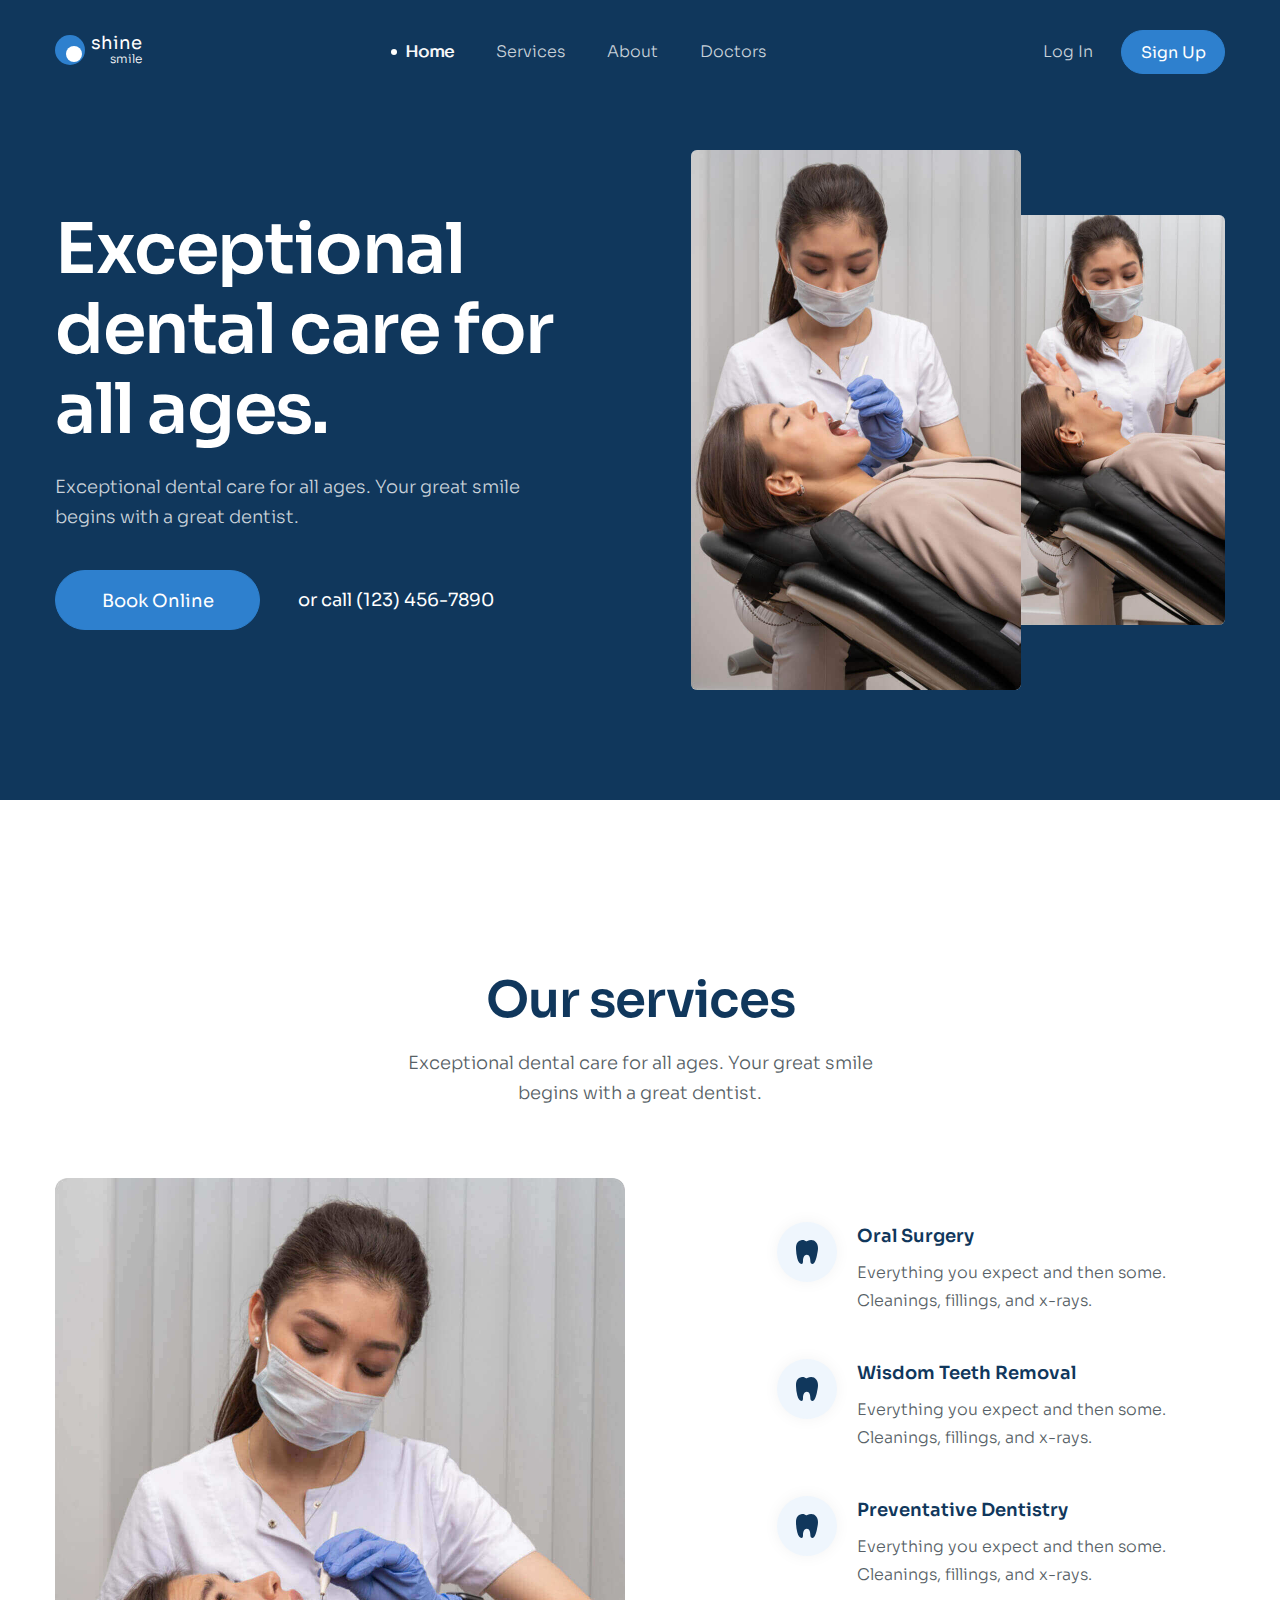
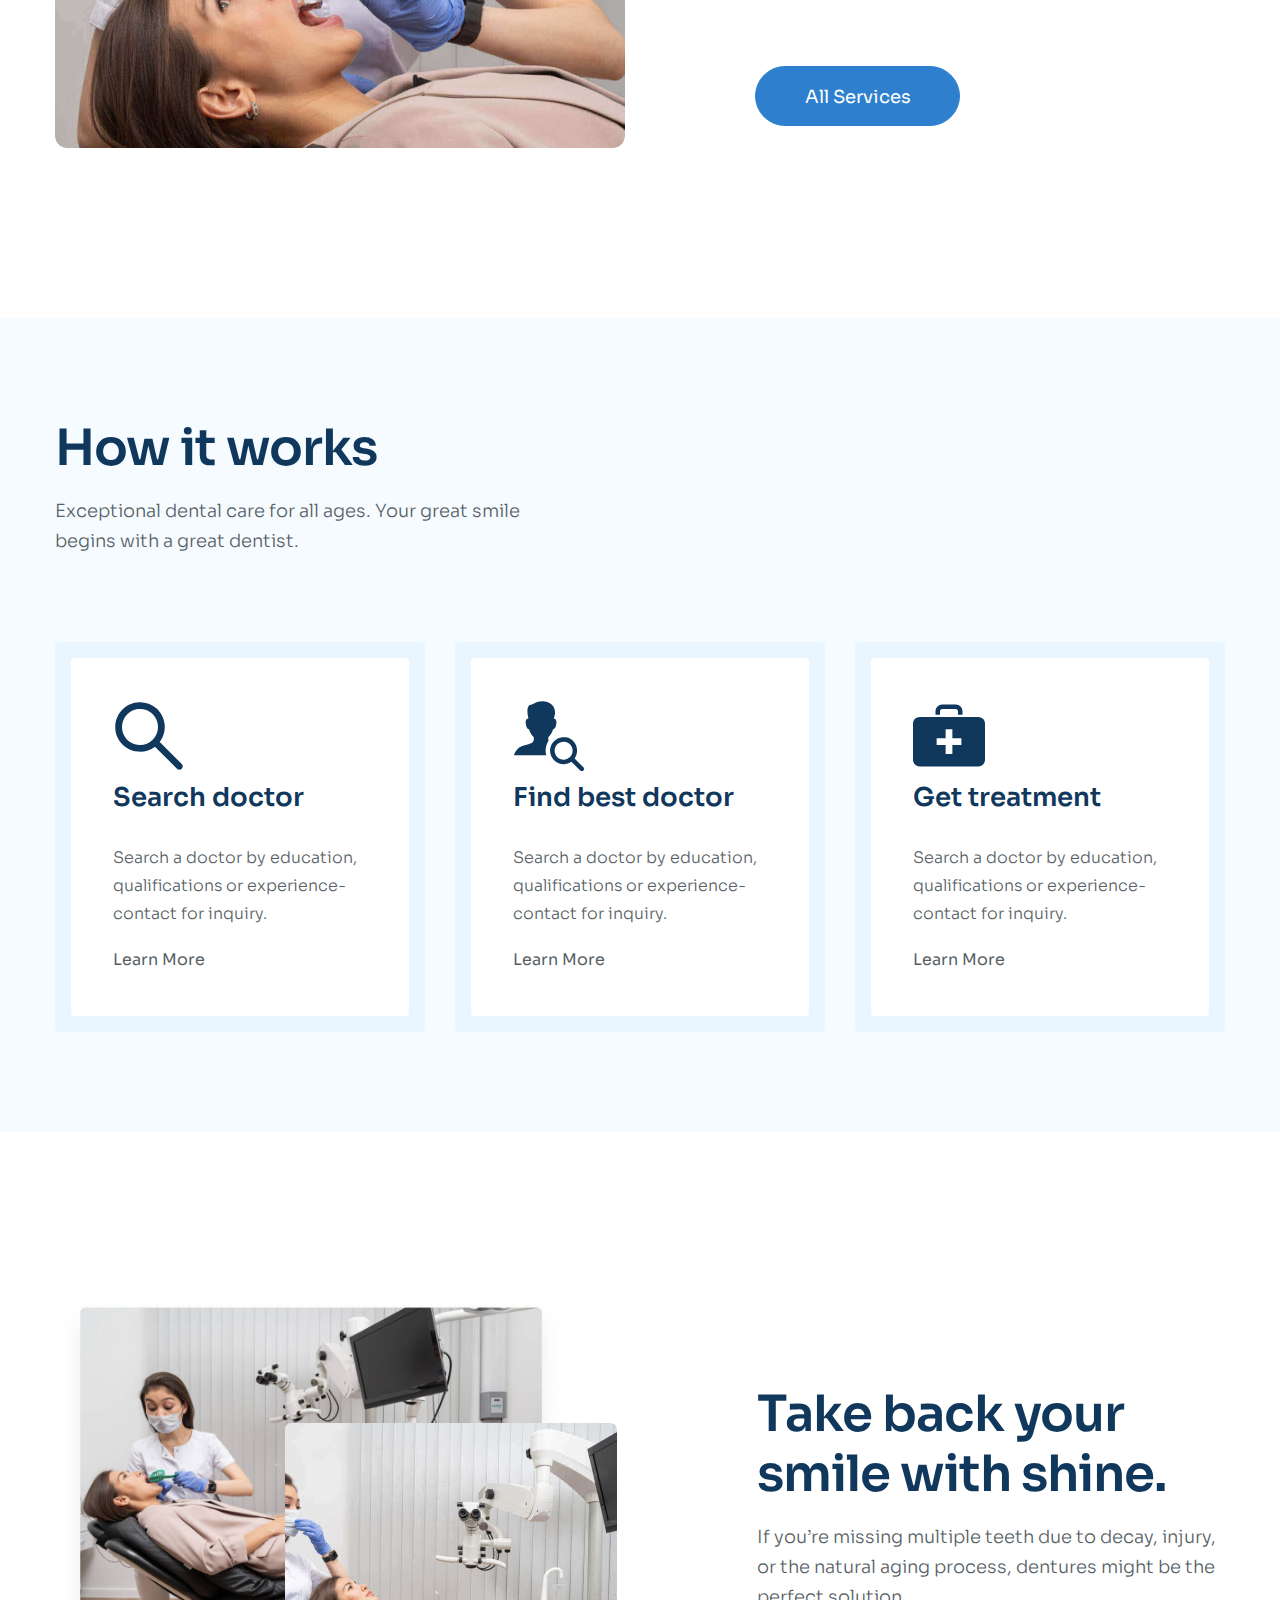
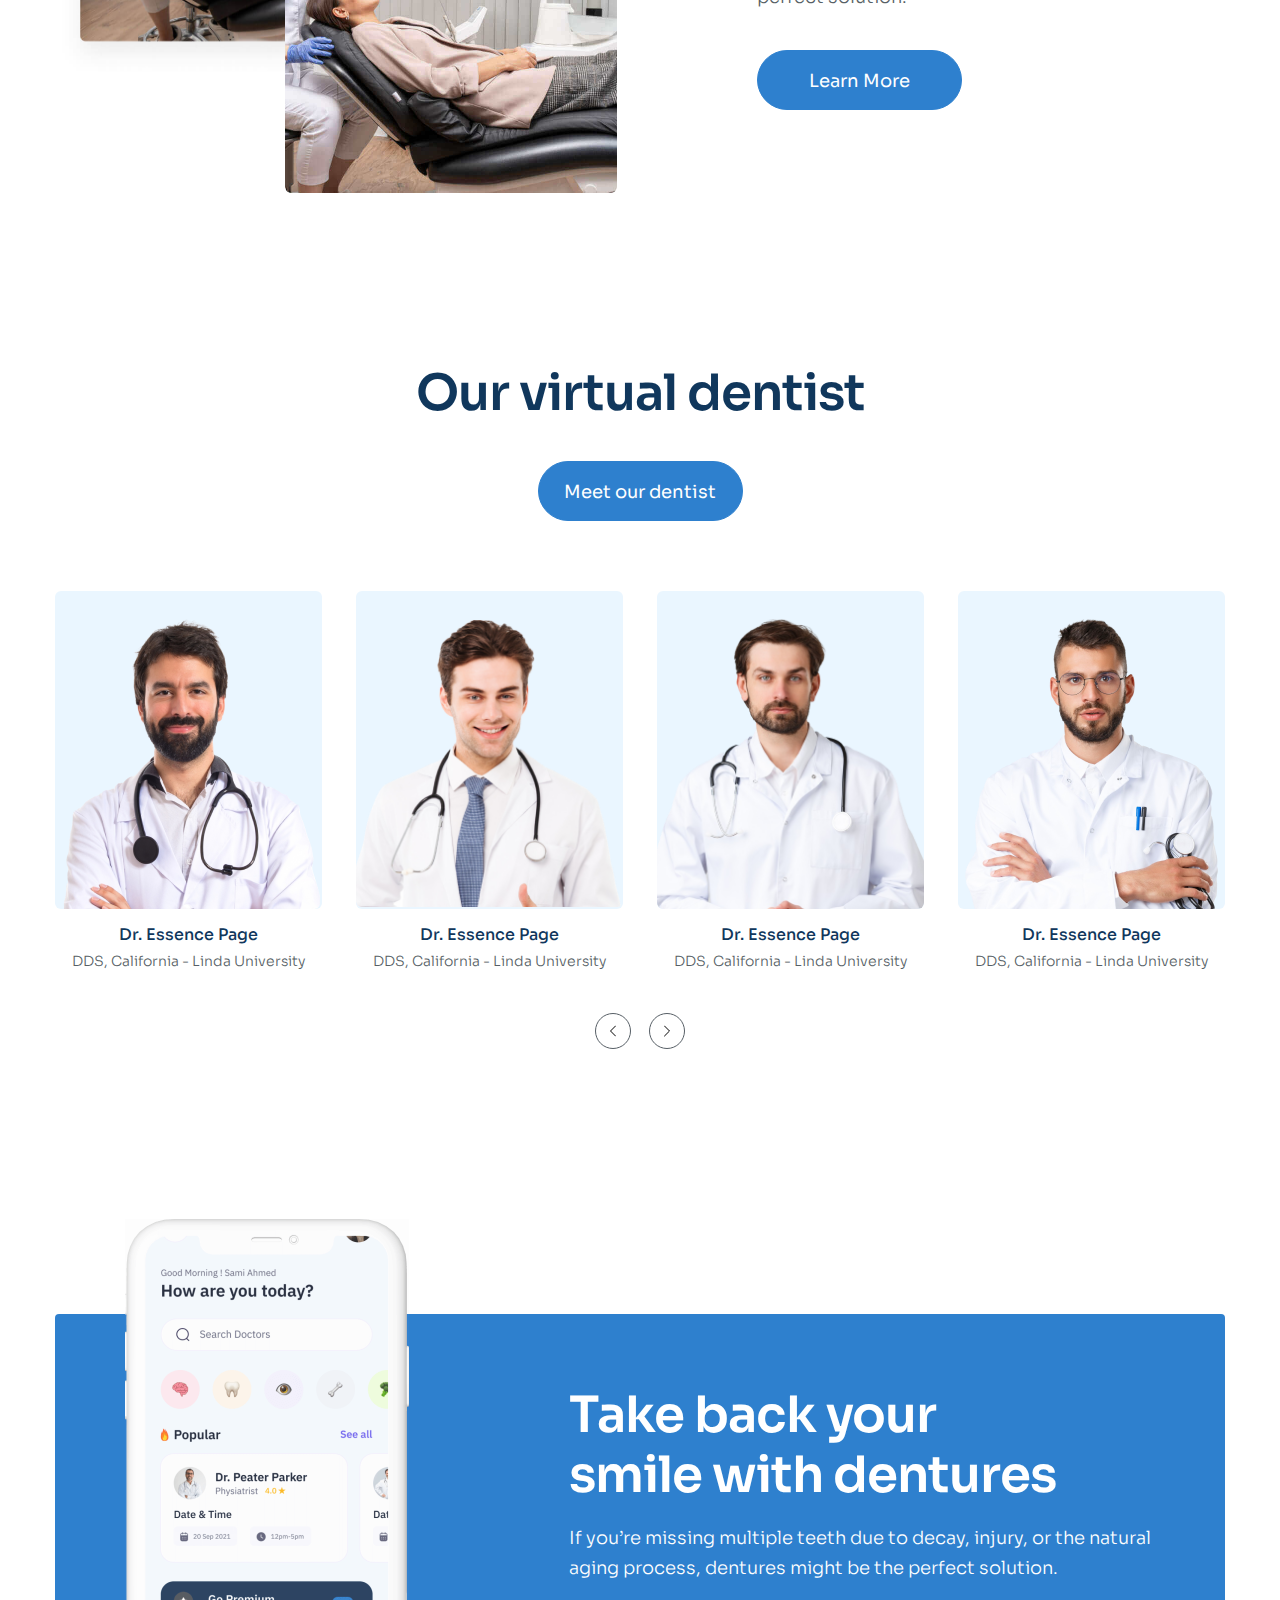
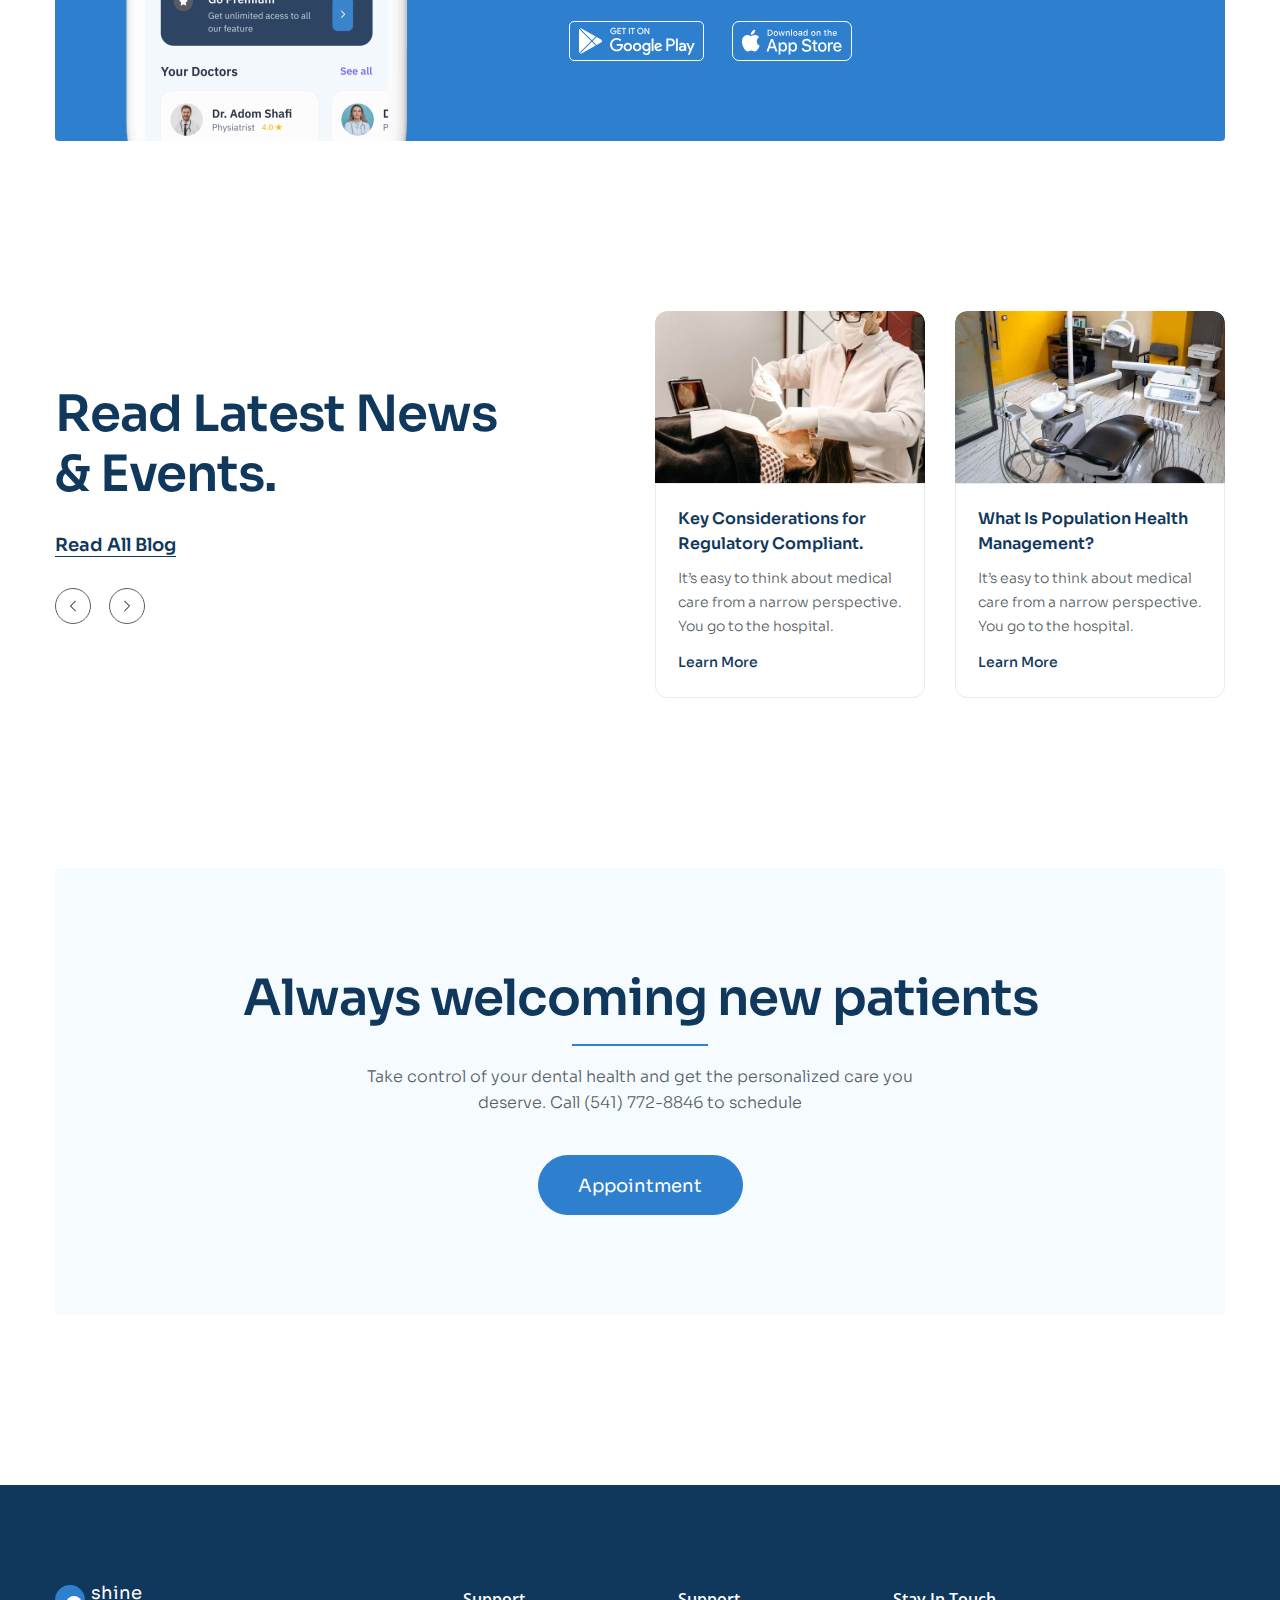
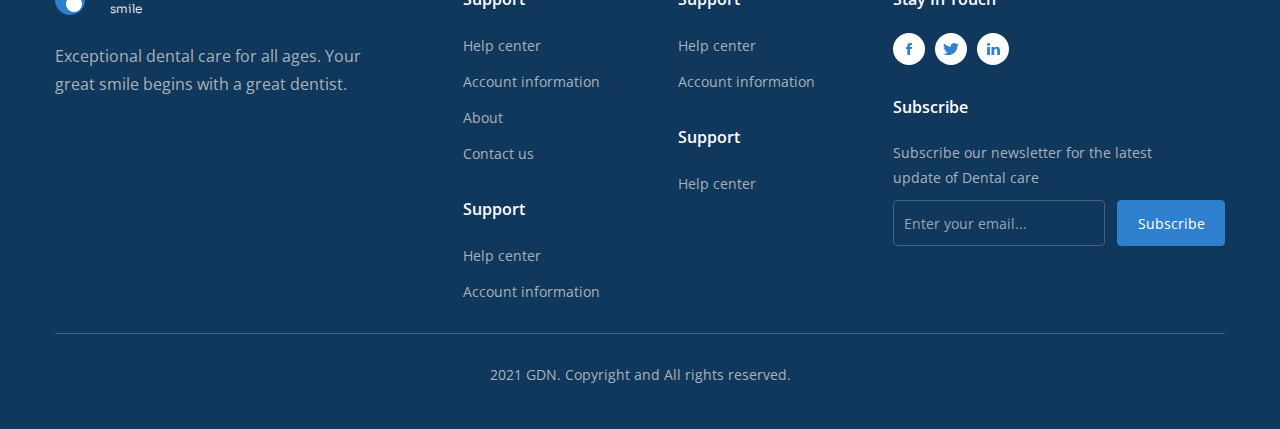
<file: index.html>
<!DOCTYPE html>
<html lang="en">
    <head>
        <meta charset="UTF-8" />
        <meta name="viewport" content="width=device-width, initial-scale=1.0" />
        <title>Shine Smile</title>

        <!-- Favicon -->
        <link rel="apple-touch-icon" sizes="57x57" href="./assets/favicon/apple-icon-57x57.png" />
        <link rel="apple-touch-icon" sizes="60x60" href="./assets/favicon/apple-icon-60x60.png" />
        <link rel="apple-touch-icon" sizes="72x72" href="./assets/favicon/apple-icon-72x72.png" />
        <link rel="apple-touch-icon" sizes="76x76" href="./assets/favicon/apple-icon-76x76.png" />
        <link rel="apple-touch-icon" sizes="114x114" href="./assets/favicon/apple-icon-114x114.png" />
        <link rel="apple-touch-icon" sizes="120x120" href="./assets/favicon/apple-icon-120x120.png" />
        <link rel="apple-touch-icon" sizes="144x144" href="./assets/favicon/apple-icon-144x144.png" />
        <link rel="apple-touch-icon" sizes="152x152" href="./assets/favicon/apple-icon-152x152.png" />
        <link rel="apple-touch-icon" sizes="180x180" href="./assets/favicon/apple-icon-180x180.png" />
        <link rel="icon" type="image/png" sizes="192x192" href="./assets/favicon/android-icon-192x192.png" />
        <link rel="icon" type="image/png" sizes="32x32" href="./assets/favicon/favicon-32x32.png" />
        <link rel="icon" type="image/png" sizes="96x96" href="./assets/favicon/favicon-96x96.png" />
        <link rel="icon" type="image/png" sizes="16x16" href="./assets/favicon/favicon-16x16.png" />
        <link rel="manifest" href="./assets/favicon/manifest.json" />
        <meta name="msapplication-TileColor" content="#ffffff" />
        <meta name="msapplication-TileImage" content="./assets/favicon/ms-icon-144x144.png" />
        <meta name="theme-color" content="#ffffff" />

        <!-- Embed Fonts -->
        <link rel="preconnect" href="https://fonts.googleapis.com" />
        <link rel="preconnect" href="https://fonts.gstatic.com" crossorigin />
        <link
            href="https://fonts.googleapis.com/css2?family=Sora:wght@100..800&family=Open+Sans:ital,wght@0,300..800;1,300..800&display=swap"
            rel="stylesheet"
        />

        <!-- Reset CSS -->
        <link rel="stylesheet" href="./assets/css/reset.css" />
        <link rel="stylesheet" href="./assets/css/styles.css" />
        <link rel="stylesheet" href="./assets/css/responsive.css" />
    </head>
    <body id="top-page">
        <!-- Header -->
        <header class="header">
            <div class="container">
                <!-- Header top -->
                <div class="header-top">
                    <!-- Menu toggle -->
                    <label class="menu-toggle" for="menu-mobile__input">
                        <svg xmlns="http://www.w3.org/2000/svg" viewBox="0 0 448 512">
                            <path
                                fill="currentColor"
                                d="M0 96C0 78.3 14.3 64 32 64l384 0c17.7 0 32 14.3 32 32s-14.3 32-32 32L32 128C14.3 128 0 113.7 0 96zM0 256c0-17.7 14.3-32 32-32l384 0c17.7 0 32 14.3 32 32s-14.3 32-32 32L32 288c-17.7 0-32-14.3-32-32zM448 416c0 17.7-14.3 32-32 32L32 448c-17.7 0-32-14.3-32-32s14.3-32 32-32l384 0c17.7 0 32 14.3 32 32z"
                            />
                        </svg>
                    </label>

                    <!-- Logo -->
                    <a class="logo" href="">
                        <div class="logo__inner">
                            <span class="logo__circle"></span>
                            <span class="logo__text">
                                <span class="logo__branch">shine</span>
                                <span class="logo__branch logo__branch--small">smile</span>
                            </span>
                        </div>
                    </a>

                    <!-- Navbar -->
                    <nav class="navbar">
                        <ul id="menu-pc" class="navbar__list">
                            <li class="navbar__item">
                                <a href="#top-page" class="navbar__link navbar__link--active">Home</a>
                            </li>
                            <li class="navbar__item">
                                <a href="#service" class="navbar__link">Services</a>
                            </li>
                            <li class="navbar__item">
                                <a href="#work" class="navbar__link">About</a>
                            </li>
                            <li class="navbar__item">
                                <a href="#dentist" class="navbar__link">Doctors</a>
                            </li>
                        </ul>
                    </nav>

                    <!-- Action -->
                    <div class="header-action">
                        <a href="#!" class="header-action__login">Log In</a>
                        <a href="#!" class="btn header-action__signup">Sign Up</a>
                    </div>
                </div>
            </div>
        </header>

        <!-- Header tablet & mobile -->
        <header class="mobile-header">
            <input type="checkbox" id="menu-mobile__input" class="menu-mobile__input" hidden />
            <label class="menu-overlay" for="menu-mobile__input"></label>
            <div class="menu-drawer">
                <!-- Button close menu drawer -->
                <label class="menu-drawer__close-btn" for="menu-mobile__input">
                    <svg xmlns="http://www.w3.org/2000/svg" viewBox="0 0 384 512">
                        <path
                            fill="currentColor"
                            d="M342.6 150.6c12.5-12.5 12.5-32.8 0-45.3s-32.8-12.5-45.3 0L192 210.7 86.6 105.4c-12.5-12.5-32.8-12.5-45.3 0s-12.5 32.8 0 45.3L146.7 256 41.4 361.4c-12.5 12.5-12.5 32.8 0 45.3s32.8 12.5 45.3 0L192 301.3 297.4 406.6c12.5 12.5 32.8 12.5 45.3 0s12.5-32.8 0-45.3L237.3 256 342.6 150.6z"
                        />
                    </svg>
                </label>

                <!-- Logo -->
                <a class="logo" href="">
                    <div class="logo__inner">
                        <span class="logo__circle"></span>
                        <span class="logo__text">
                            <span class="logo__branch">shine</span>
                            <span class="logo__branch logo__branch--small">smile</span>
                        </span>
                    </div>
                </a>

                <!-- Menu mobile -->
                <ul id="menu-mobile"></ul>

                <!-- Menu auth buttons -->
                <div class="menu-auth-btns show-on-mobile">
                    <a href="#!" class="btn auth-btn__login">Log In</a>
                    <a href="#!" class="btn auth-btn__signup">Sign Up</a>
                </div>
            </div>
        </header>
        <main>
            <!-- Hero -->
            <section class="hero">
                <div class="container">
                    <div class="hero__inner">
                        <!-- Hero content -->
                        <section class="hero__content">
                            <h1 class="hero__heading">Exceptional dental care for all ages.</h1>
                            <p class="hero__desc">
                                Exceptional dental care for all ages. Your great smile begins with a great dentist.
                            </p>
                            <div class="hero__row">
                                <a href="#!" class="btn">Book online</a>
                                <a href="tel:+1234567890" class="hero__phone">or call (123) 456-7890</a>
                            </div>
                        </section>

                        <!-- Hero media -->
                        <div class="hero__media">
                            <figure class="hero__images">
                                <img src="./assets/img/hero-01.jpg" alt="" class="hero__img" />
                                <img src="./assets/img/hero-02.jpg" alt="" class="hero__img" />
                            </figure>
                        </div>
                    </div>
                </div>
            </section>

            <!-- Service -->
            <section id="service" class="service">
                <div class="container">
                    <header class="service__header">
                        <h2 class="section-heading">Our services</h2>
                        <p class="section-desc">
                            Exceptional dental care for all ages. Your great smile begins with a great dentist.
                        </p>
                    </header>
                    <div class="service-row">
                        <figure>
                            <img src="./assets/img/service.jpg" alt="" class="service__img" />
                        </figure>
                        <div>
                            <div class="service__list">
                                <!-- Service item 1 -->
                                <section class="service-item">
                                    <figure class="service-item__icon">
                                        <svg
                                            width="22"
                                            height="24"
                                            viewBox="0 0 22 24"
                                            fill="none"
                                            xmlns="http://www.w3.org/2000/svg"
                                        >
                                            <path
                                                d="M20.3598 2.63964C17.9506 -0.556131 14.2772 -0.568132 11.2481 1.10682C11.001 1.24657 10.7219 1.31411 10.4406 1.30222C10.1592 1.29033 9.88633 1.19945 9.65105 1.03931C8.49552 0.245717 7.29036 -0.316477 5.13904 0.207462C0.623408 1.3071 0 4.90379 0 8.99816C0.0797353 12.1602 0.500857 15.3032 1.25551 18.3683C2.11836 22.0168 3.90382 24 5.43354 24C6.96326 24 7.00963 22.2204 7.00963 20.8016C7.00963 19.2009 7.39505 14.8009 10.8642 14.8009C13.5317 14.8009 14.3333 18.4013 14.3333 20.8016C14.3329 23.095 15.1722 24 16.6628 24C19.5267 24 20.9796 15.3938 21.3719 13.1237C21.7642 10.8535 22.9882 6.12569 20.3598 2.63964Z"
                                                fill="currentColor"
                                            />
                                        </svg>
                                    </figure>
                                    <div class="service-item__body">
                                        <h3><a class="service-item__heading" href="#!">Oral surgery</a></h3>
                                        <p class="service-item__desc">
                                            Everything you expect and then some. Cleanings, fillings, and x-rays.
                                        </p>
                                    </div>
                                </section>

                                <!-- Service item 2 -->
                                <section class="service-item">
                                    <figure class="service-item__icon">
                                        <svg
                                            width="22"
                                            height="24"
                                            viewBox="0 0 22 24"
                                            fill="none"
                                            xmlns="http://www.w3.org/2000/svg"
                                        >
                                            <path
                                                d="M20.3598 2.63964C17.9506 -0.556131 14.2772 -0.568132 11.2481 1.10682C11.001 1.24657 10.7219 1.31411 10.4406 1.30222C10.1592 1.29033 9.88633 1.19945 9.65105 1.03931C8.49552 0.245717 7.29036 -0.316477 5.13904 0.207462C0.623408 1.3071 0 4.90379 0 8.99816C0.0797353 12.1602 0.500857 15.3032 1.25551 18.3683C2.11836 22.0168 3.90382 24 5.43354 24C6.96326 24 7.00963 22.2204 7.00963 20.8016C7.00963 19.2009 7.39505 14.8009 10.8642 14.8009C13.5317 14.8009 14.3333 18.4013 14.3333 20.8016C14.3329 23.095 15.1722 24 16.6628 24C19.5267 24 20.9796 15.3938 21.3719 13.1237C21.7642 10.8535 22.9882 6.12569 20.3598 2.63964Z"
                                                fill="currentColor"
                                            />
                                        </svg>
                                    </figure>
                                    <div class="service-item__body">
                                        <h3><a class="service-item__heading" href="#!">Wisdom teeth removal</a></h3>
                                        <p class="service-item__desc">
                                            Everything you expect and then some. Cleanings, fillings, and x-rays.
                                        </p>
                                    </div>
                                </section>

                                <!-- Service item 3 -->
                                <section class="service-item">
                                    <figure class="service-item__icon">
                                        <svg
                                            width="22"
                                            height="24"
                                            viewBox="0 0 22 24"
                                            fill="none"
                                            xmlns="http://www.w3.org/2000/svg"
                                        >
                                            <path
                                                d="M20.3598 2.63964C17.9506 -0.556131 14.2772 -0.568132 11.2481 1.10682C11.001 1.24657 10.7219 1.31411 10.4406 1.30222C10.1592 1.29033 9.88633 1.19945 9.65105 1.03931C8.49552 0.245717 7.29036 -0.316477 5.13904 0.207462C0.623408 1.3071 0 4.90379 0 8.99816C0.0797353 12.1602 0.500857 15.3032 1.25551 18.3683C2.11836 22.0168 3.90382 24 5.43354 24C6.96326 24 7.00963 22.2204 7.00963 20.8016C7.00963 19.2009 7.39505 14.8009 10.8642 14.8009C13.5317 14.8009 14.3333 18.4013 14.3333 20.8016C14.3329 23.095 15.1722 24 16.6628 24C19.5267 24 20.9796 15.3938 21.3719 13.1237C21.7642 10.8535 22.9882 6.12569 20.3598 2.63964Z"
                                                fill="currentColor"
                                            />
                                        </svg>
                                    </figure>
                                    <div class="service-item__body">
                                        <h3><a class="service-item__heading" href="#!">Preventative dentistry</a></h3>
                                        <p class="service-item__desc">
                                            Everything you expect and then some. Cleanings, fillings, and x-rays.
                                        </p>
                                    </div>
                                </section>
                            </div>
                            <a href="#!" class="btn service__btn">All Services</a>
                        </div>
                    </div>
                </div>
            </section>

            <!-- Work -->
            <section id="work" class="work">
                <div class="container">
                    <div class="work__content">
                        <h2 class="section-heading">How it works</h2>
                        <p class="section-desc work__desc">
                            Exceptional dental care for all ages. Your great smile begins with a great dentist.
                        </p>
                    </div>
                    <div class="work__list">
                        <!-- Work item 1 -->
                        <section class="work-item">
                            <div>
                                <svg
                                    class="work-item__icon"
                                    width="72"
                                    height="72"
                                    viewBox="0 0 72 72"
                                    fill="none"
                                    xmlns="http://www.w3.org/2000/svg"
                                >
                                    <path
                                        d="M68.7624 63.9901L46.7326 41.9446L46.691 41.9862C50.4943 36.99 52.2574 30.7356 51.6236 24.4886C50.9897 18.2416 48.0063 12.4687 43.277 8.3383C38.5477 4.20788 32.4259 2.02842 26.1504 2.24102C19.875 2.45362 13.9147 5.0424 9.47576 9.48342C5.03686 13.9244 2.45094 19.886 2.24135 26.1615C2.03176 32.4371 4.21415 38.5579 8.34684 43.2852C12.4795 48.0125 18.2538 50.9932 24.5011 51.624C30.7484 52.2549 37.002 50.4887 41.9964 46.6831L41.9615 46.7179L63.9879 68.7601C64.6207 69.3932 65.4791 69.749 66.3743 69.7492C67.2695 69.7494 68.1281 69.394 68.7612 68.7612C69.3944 68.1283 69.7502 67.2699 69.7504 66.3747C69.7506 65.4795 69.3952 64.6209 68.7624 63.9878V63.9901ZM27.0001 45.0001C23.44 45.0001 19.9599 43.9444 16.9998 41.9665C14.0398 39.9886 11.7327 37.1774 10.3703 33.8884C9.0079 30.5993 8.65144 26.9801 9.34597 23.4884C10.0405 19.9968 11.7548 16.7895 14.2722 14.2721C16.7895 11.7548 19.9968 10.0405 23.4885 9.34593C26.9801 8.65139 30.5993 9.00785 33.8884 10.3702C37.1775 11.7326 39.9887 14.0397 41.9666 16.9998C43.9444 19.9599 45.0001 23.44 45.0001 27.0001C44.9995 31.7738 43.1029 36.3518 39.7274 39.7273C36.3518 43.1028 31.7738 44.9995 27.0001 45.0001Z"
                                        fill="currentColor"
                                    />
                                </svg>
                                <h3><a class="work-item__heading" href="#!">Search doctor</a></h3>
                                <p class="work-item__desc">
                                    Search a doctor by education, qualifications or experience-contact for inquiry.
                                </p>
                                <a href="#!" class="work-item__more">Learn more</a>
                            </div>
                        </section>
                        <!-- Work item 2 -->
                        <section class="work-item">
                            <div>
                                <svg
                                    class="ork-item__icon"
                                    width="72"
                                    height="72"
                                    viewBox="0 0 72 72"
                                    fill="none"
                                    xmlns="http://www.w3.org/2000/svg"
                                >
                                    <path
                                        d="M50.625 64.125C53.4068 64.1266 56.12 63.2615 58.3875 61.65L66.9375 70.2C67.1309 70.4579 67.3775 70.6712 67.6605 70.8255C67.9436 70.9798 68.2564 71.0715 68.578 71.0944C68.8995 71.1172 69.2223 71.0707 69.5243 70.958C69.8263 70.8453 70.1005 70.669 70.3285 70.441C70.5564 70.2131 70.7327 69.9388 70.8455 69.6368C70.9582 69.3348 71.0047 69.0121 70.9818 68.6905C70.959 68.369 70.8673 68.0561 70.713 67.7731C70.5587 67.49 70.3454 67.2435 70.0875 67.05L61.5375 58.5C63.3058 56.0378 64.1939 53.052 64.0589 50.0236C63.9238 46.9952 62.7734 44.1004 60.7929 41.8053C58.8124 39.5103 56.1171 37.9486 53.1411 37.3718C50.165 36.795 47.0814 37.2366 44.3869 38.6255C41.6924 40.0144 39.5437 42.2698 38.287 45.0285C37.0303 47.7872 36.7386 50.8885 37.459 53.8331C38.1793 56.7777 39.8698 59.3942 42.2581 61.2611C44.6464 63.1281 47.5936 64.1369 50.625 64.125ZM50.625 41.625C52.405 41.625 54.1451 42.1529 55.6251 43.1418C57.1052 44.1307 58.2587 45.5364 58.9399 47.1809C59.6211 48.8254 59.7993 50.635 59.4521 52.3808C59.1048 54.1267 58.2476 55.7303 56.989 56.989C55.7303 58.2477 54.1266 59.1048 52.3808 59.4521C50.635 59.7994 48.8254 59.6211 47.1809 58.94C45.5363 58.2588 44.1307 57.1052 43.1418 55.6252C42.1528 54.1451 41.625 52.4051 41.625 50.625C41.625 48.2381 42.5732 45.9489 44.261 44.2611C45.9489 42.5732 48.2381 41.625 50.625 41.625Z"
                                        fill="#10375C"
                                    />
                                    <path
                                        d="M32.625 50.625C32.6059 47.1092 33.6233 43.6658 35.55 40.725C35.3719 40.1039 35.2959 39.458 35.325 38.8125V37.125C37.6217 35.0066 39.2617 32.2733 40.05 29.25C42.8625 29.25 43.425 23.5125 43.425 22.725C43.425 21.9375 43.5375 18.45 40.725 18.45C46.8 3.93747 30.825 -3.71252 18.9 4.61248C13.95 4.61248 13.6125 11.25 15.4125 18.45C12.6 18.45 12.7125 21.825 12.7125 22.725C12.7125 23.625 13.3875 29.25 16.0875 29.25C16.8817 32.2708 18.5208 35.0026 20.8125 37.125V38.925C20.8125 40.725 20.8125 43.425 11.7 45.225C2.5875 47.025 1.125 55.125 1.125 55.125H33.1875C32.8098 53.6549 32.6208 52.1428 32.625 50.625Z"
                                        fill="#10375C"
                                    />
                                </svg>

                                <h3><a class="work-item__heading" href="#!">Find best doctor</a></h3>
                                <p class="work-item__desc">
                                    Search a doctor by education, qualifications or experience-contact for inquiry.
                                </p>
                                <a href="#!" class="work-item__more">Learn more</a>
                            </div>
                        </section>
                        <!-- Work item 3 -->
                        <section class="work-item">
                            <div>
                                <svg
                                    class="work-item__icon"
                                    width="72"
                                    height="72"
                                    viewBox="0 0 72 72"
                                    fill="none"
                                    xmlns="http://www.w3.org/2000/svg"
                                >
                                    <g clip-path="url(#clip0_2_158)">
                                        <path
                                            d="M65.25 16.875H6.75C4.95979 16.875 3.2429 17.5862 1.97703 18.852C0.711159 20.1179 0 21.8348 0 23.625L0 59.625C0 61.4152 0.711159 63.1321 1.97703 64.398C3.2429 65.6638 4.95979 66.375 6.75 66.375H65.25C67.0402 66.375 68.7571 65.6638 70.023 64.398C71.2888 63.1321 72 61.4152 72 59.625V23.625C72 21.8348 71.2888 20.1179 70.023 18.852C68.7571 17.5862 67.0402 16.875 65.25 16.875ZM48.375 45H39.375V54H32.625V45H23.625V38.25H32.625V29.25H39.375V38.25H48.375V45Z"
                                            fill="#10375C"
                                        />
                                        <path
                                            d="M27 14.625V11.25C27 10.6533 27.2371 10.081 27.659 9.65901C28.081 9.23705 28.6533 9 29.25 9H42.75C43.3467 9 43.919 9.23705 44.341 9.65901C44.7629 10.081 45 10.6533 45 11.25V14.625H49.5V11.25C49.4979 9.46043 48.7861 7.74475 47.5207 6.47933C46.2552 5.21391 44.5396 4.50208 42.75 4.5H29.25C27.4604 4.50208 25.7447 5.21391 24.4793 6.47933C23.2139 7.74475 22.5021 9.46043 22.5 11.25V14.625H27Z"
                                            fill="#10375C"
                                        />
                                    </g>
                                    <defs>
                                        <clipPath id="clip0_2_158">
                                            <rect width="72" height="72" fill="white" />
                                        </clipPath>
                                    </defs>
                                </svg>

                                <h3>
                                    <a class="work-item__heading" href="">Get treatment</a>
                                </h3>
                                <p class="work-item__desc">
                                    Search a doctor by education, qualifications or experience-contact for inquiry.
                                </p>
                                <a href="#!" class="work-item__more">Learn more</a>
                            </div>
                        </section>
                    </div>
                </div>
            </section>

            <!-- Feature -->
            <section class="feature">
                <div class="container">
                    <div class="feature__row">
                        <!-- About media -->
                        <figure class="feature__media">
                            <img src="./assets/img/about-01.jpg" alt="" class="feature__img" />
                            <img src="./assets/img/about-02.jpg" alt="" class="feature__img" />
                        </figure>

                        <!-- About content -->
                        <section class="feature__content">
                            <h2 class="section-heading">Take back your smile with shine.</h2>
                            <p class="section-desc">
                                If you’re missing multiple teeth due to decay, injury, or the natural aging process,
                                dentures might be the perfect solution.
                            </p>
                            <a href="#!" class="btn feature__more">Learn More</a>
                        </section>
                    </div>
                </div>
            </section>

            <!-- Dentist -->
            <section id="dentist" class="dentist">
                <div class="container">
                    <header class="dentist__header">
                        <h2 class="section-heading">Our virtual dentist</h2>
                        <a href="#!" class="btn dentist__link">Meet our dentist</a>
                    </header>
                    <div class="dentist__list">
                        <!-- Dentist item 1 -->
                        <article class="dentist-item">
                            <a href="" class="dentist-item__images">
                                <img src="./assets/img/dentist-01.png" alt="" class="dentist-item__img" />
                            </a>
                            <h3><a class="dentist-item__heading" href="">Dr. Essence Page</a></h3>
                            <p class="dentist-item__desc">DDS, California - Linda University</p>
                        </article>

                        <!-- Dentist item 2 -->
                        <article class="dentist-item">
                            <a href="" class="dentist-item__images">
                                <img src="./assets/img/dentist-02.png" alt="" class="dentist-item__img" />
                            </a>
                            <h3><a class="dentist-item__heading" href="">Dr. Essence Page</a></h3>
                            <p class="dentist-item__desc">DDS, California - Linda University</p>
                        </article>

                        <!-- Dentist item 3 -->
                        <article class="dentist-item">
                            <a href="" class="dentist-item__images">
                                <img src="./assets/img/dentist-03.png" alt="" class="dentist-item__img" />
                            </a>
                            <h3><a class="dentist-item__heading" href="">Dr. Essence Page</a></h3>
                            <p class="dentist-item__desc">DDS, California - Linda University</p>
                        </article>

                        <!-- Dentist item 4 -->
                        <article class="dentist-item">
                            <a href="" class="dentist-item__images">
                                <img src="./assets/img/dentist-04.png" alt="" class="dentist-item__img" />
                            </a>
                            <h3><a class="dentist-item__heading" href="">Dr. Essence Page</a></h3>
                            <p class="dentist-item__desc">DDS, California - Linda University</p>
                        </article>
                    </div>
                    <div class="section-controls">
                        <button class="section-control__btn">
                            <svg
                                width="6"
                                height="12"
                                viewBox="0 0 6 12"
                                fill="none"
                                xmlns="http://www.w3.org/2000/svg"
                            >
                                <path
                                    d="M5.5 1L0.5 6L5.5 11"
                                    stroke="currentColor"
                                    stroke-linecap="round"
                                    stroke-linejoin="round"
                                />
                            </svg>
                        </button>
                        <button class="section-control__btn">
                            <svg
                                class="section-control__icon-next"
                                width="6"
                                height="12"
                                viewBox="0 0 6 12"
                                fill="none"
                                xmlns="http://www.w3.org/2000/svg"
                            >
                                <path
                                    d="M5.5 1L0.5 6L5.5 11"
                                    stroke="currentColor"
                                    stroke-linecap="round"
                                    stroke-linejoin="round"
                                />
                            </svg>
                        </button>
                    </div>
                </div>
            </section>

            <!-- Install -->
            <section class="install">
                <div class="container">
                    <div class="install__inner">
                        <figure>
                            <img src="./assets/img/mobile-app.png" alt="" class="install__img" />
                        </figure>
                        <div class="install__content">
                            <h2 class="section-heading">Take back your smile with dentures</h2>
                            <p class="section-desc">
                                If you’re missing multiple teeth due to decay, injury, or the natural aging process,
                                dentures might be the perfect solution.
                            </p>
                            <div class="install__row">
                                <a class="install__btn" href="">
                                    <img src="./assets/img/google-play.svg" alt="" class="instal__btn-img" />
                                </a>
                                <a class="install__btn" href="">
                                    <img src="./assets/img/app-store.svg" alt="" class="instal__btn-img" />
                                </a>
                            </div>
                        </div>
                    </div>
                </div>
            </section>

            <!-- News -->
            <section class="news">
                <div class="container">
                    <div class="news__row">
                        <div class="news__content">
                            <h2 class="section-heading">Read Latest News & Events.</h2>
                            <a href="#!" class="news__more">Read all blog</a>
                            <div class="section-controls">
                                <button class="section-control__btn">
                                    <svg
                                        width="6"
                                        height="12"
                                        viewBox="0 0 6 12"
                                        fill="none"
                                        xmlns="http://www.w3.org/2000/svg"
                                    >
                                        <path
                                            d="M5.5 1L0.5 6L5.5 11"
                                            stroke="currentColor"
                                            stroke-linecap="round"
                                            stroke-linejoin="round"
                                        />
                                    </svg>
                                </button>
                                <button class="section-control__btn">
                                    <svg
                                        class="section-control__icon-next"
                                        width="6"
                                        height="12"
                                        viewBox="0 0 6 12"
                                        fill="none"
                                        xmlns="http://www.w3.org/2000/svg"
                                    >
                                        <path
                                            d="M5.5 1L0.5 6L5.5 11"
                                            stroke="currentColor"
                                            stroke-linecap="round"
                                            stroke-linejoin="round"
                                        />
                                    </svg>
                                </button>
                            </div>
                        </div>
                        <div class="news__list">
                            <!-- News item 1 -->
                            <article class="news-item">
                                <figure>
                                    <a href="#!">
                                        <img src="./assets/img/blog-01.jpg" alt="" class="news-item__img" />
                                    </a>
                                </figure>
                                <section class="news-item__body">
                                    <h3>
                                        <a href="#!" class="news-item__title cliptext cliptext-2"
                                            >Key Considerations for Regulatory Compliant.</a
                                        >
                                    </h3>
                                    <p class="news-item__desc cliptext cliptext-3">
                                        It’s easy to think about medical care from a narrow perspective. You go to the
                                        hospital.
                                    </p>
                                    <a href="#!" class="news-item__more"> Learn More </a>
                                </section>
                            </article>

                            <!-- News item 2 -->
                            <article class="news-item">
                                <figure>
                                    <a href="#!">
                                        <img src="./assets/img/blog-02.jpg" alt="" class="news-item__img" />
                                    </a>
                                </figure>
                                <section class="news-item__body">
                                    <h3>
                                        <a href="#!" class="news-item__title cliptext cliptext-2">
                                            What Is Population Health Management?
                                        </a>
                                    </h3>
                                    <p class="news-item__desc cliptext cliptext-3">
                                        It’s easy to think about medical care from a narrow perspective. You go to the
                                        hospital.
                                    </p>
                                    <a href="#!" class="news-item__more"> Learn More </a>
                                </section>
                            </article>
                        </div>
                    </div>
                </div>
            </section>

            <!-- Appointment -->
            <section class="appointment">
                <div class="container">
                    <div class="appointment__inner">
                        <h2 class="section-heading appointment__heading">Always welcoming new patients</h2>
                        <p class="section-desc appointment__desc">
                            Take control of your dental health and get the personalized care you deserve. Call
                            <a class="appointment__link" href="tel:+5417728846">(541) 772-8846</a> to schedule
                        </p>
                        <a href="#!" class="btn">Appointment</a>
                    </div>
                </div>
            </section>
        </main>

        <!-- Footer -->
        <footer class="footer">
            <div class="container">
                <div class="footer__row">
                    <div class="footer__column">
                        <!-- Logo -->
                        <a class="logo" href="">
                            <div class="logo__inner">
                                <span class="logo__circle"></span>
                                <span class="logo__text">
                                    <span class="logo__branch">shine</span>
                                    <span class="logo__branch logo__branch--small"> smile </span>
                                </span>
                            </div>
                        </a>
                        <p class="footer__desc">
                            Exceptional dental care for all ages. Your great smile begins with a great dentist.
                        </p>
                    </div>
                    <div class="footer__column">
                        <h3 class="footer__heading">Support</h3>
                        <ul class="footer__list">
                            <li class="footer__item">
                                <a href="#!" class="footer__item-link">Help center</a>
                            </li>
                            <li class="footer__item">
                                <a href="#!" class="footer__item-link">Account information</a>
                            </li>
                            <li class="footer__item">
                                <a href="#!" class="footer__item-link">About</a>
                            </li>
                            <li class="footer__item">
                                <a href="#!" class="footer__item-link">Contact us</a>
                            </li>
                        </ul>
                        <h3 class="footer__heading">Support</h3>
                        <ul class="footer__list">
                            <li class="footer__item">
                                <a href="#!" class="footer__item-link">Help center</a>
                            </li>
                            <li class="footer__item">
                                <a href="#!" class="footer__item-link">Account information</a>
                            </li>
                        </ul>
                    </div>
                    <div class="footer__column">
                        <h3 class="footer__heading">Support</h3>
                        <ul class="footer__list">
                            <li class="footer__item">
                                <a href="#!" class="footer__item-link">Help center</a>
                            </li>
                            <li class="footer__item">
                                <a href="#!" class="footer__item-link">Account information</a>
                            </li>
                        </ul>
                        <h3 class="footer__heading">Support</h3>
                        <ul class="footer__list">
                            <li class="footer__item">
                                <a href="#!" class="footer__item-link">Help center</a>
                            </li>
                        </ul>
                    </div>
                    <div class="footer__column">
                        <h3 class="footer__heading">Stay in touch</h3>
                        <ul class="footer-social">
                            <li>
                                <a href="#!" class="footer-social-item">
                                    <svg
                                        class="footer-social-item__icon"
                                        width="6"
                                        height="12"
                                        viewBox="0 0 6 12"
                                        fill="none"
                                        xmlns="http://www.w3.org/2000/svg"
                                    >
                                        <path
                                            d="M3.98981 11.9358V6.0302H5.76473L6 3.9517H3.98981L3.9928 2.91132C3.9928 2.3692 4.0477 2.07885 4.87783 2.07885H5.98755V0H4.21224C2.07977 0 1.32931 1.00825 1.32931 2.70405V3.95186H0V6.03055H1.32931V11.8521C1.84718 11.9489 2.38257 12 2.93075 12C3.28487 12 3.63863 11.9786 3.98981 11.9358Z"
                                            fill="currentColor"
                                        />
                                    </svg>
                                </a>
                            </li>
                            <li>
                                <a href="#!" class="footer-social-item">
                                    <svg
                                        class="footer-social-item__icon"
                                        width="16"
                                        height="12"
                                        viewBox="0 0 16 12"
                                        fill="none"
                                        xmlns="http://www.w3.org/2000/svg"
                                    >
                                        <path
                                            d="M16 1.42062C15.405 1.66154 14.771 1.82123 14.11 1.89877C14.79 1.524 15.309 0.935077 15.553 0.225231C14.919 0.574154 14.219 0.820615 13.473 0.958154C12.871 0.366462 12.013 0 11.077 0C9.261 0 7.799 1.36062 7.799 3.02862C7.799 3.26862 7.821 3.49938 7.875 3.71908C5.148 3.59631 2.735 2.38985 1.114 0.552C0.831 1.00523 0.665 1.524 0.665 2.08246C0.665 3.13108 1.25 4.06062 2.122 4.59877C1.595 4.58954 1.078 4.44831 0.64 4.22585C0.64 4.23508 0.64 4.24708 0.64 4.25908C0.64 5.73046 1.777 6.95262 3.268 7.23415C3.001 7.30154 2.71 7.33385 2.408 7.33385C2.198 7.33385 1.986 7.32277 1.787 7.28215C2.212 8.48123 3.418 9.36277 4.852 9.39138C3.736 10.1972 2.319 10.6828 0.785 10.6828C0.516 10.6828 0.258 10.6717 0 10.6412C1.453 11.5062 3.175 12 5.032 12C11.068 12 14.368 7.38462 14.368 3.384C14.368 3.25015 14.363 3.12092 14.356 2.99262C15.007 2.56615 15.554 2.03354 16 1.42062Z"
                                            fill="currentColor"
                                        />
                                    </svg>
                                </a>
                            </li>
                            <li>
                                <a href="#!" class="footer-social-item">
                                    <svg
                                        class="footer-social-item__icon"
                                        width="13"
                                        height="12"
                                        viewBox="0 0 13 12"
                                        fill="none"
                                        xmlns="http://www.w3.org/2000/svg"
                                    >
                                        <path
                                            d="M0 1.39394C0 0.989891 0.146401 0.656558 0.439189 0.393939C0.731978 0.131309 1.11262 0 1.58108 0C2.04119 0 2.41344 0.129285 2.69788 0.387879C2.99066 0.654545 3.13707 1.00201 3.13707 1.4303C3.13707 1.81818 2.99486 2.14141 2.71042 2.4C2.41764 2.66667 2.03282 2.8 1.55598 2.8H1.54344C1.08333 2.8 0.711072 2.66667 0.426641 2.4C0.142209 2.13333 0 1.79798 0 1.39394ZM0.163127 12V3.90303H2.94884V12H0.163127ZM4.49228 12H7.27799V7.47879C7.27799 7.19595 7.31146 6.97777 7.37838 6.82424C7.49549 6.54949 7.67326 6.31716 7.91168 6.12727C8.1501 5.93737 8.44916 5.84242 8.80888 5.84242C9.74582 5.84242 10.2143 6.45252 10.2143 7.67273V12H13V7.35758C13 6.16161 12.7072 5.25455 12.1216 4.63636C11.536 4.01818 10.7622 3.70909 9.80019 3.70909C8.72104 3.70909 7.88031 4.15758 7.27799 5.05455V5.07879H7.26544L7.27799 5.05455V3.90303H4.49228C4.509 4.16161 4.51737 4.96565 4.51737 6.31515C4.51737 7.66464 4.509 9.55959 4.49228 12Z"
                                            fill="currentColor"
                                        />
                                    </svg>
                                </a>
                            </li>
                        </ul>
                        <h3 class="footer__heading">Subscribe</h3>
                        <p class="footer__desc subscribe__desc">
                            Subscribe our newsletter for the latest update of Dental care
                        </p>
                        <form action="" class="footer-form">
                            <input
                                type="email"
                                name="email"
                                class="footer-form__input"
                                placeholder="Enter your email..."
                            />
                            <button class="btn footer-form__submit" type="submit">Subscribe</button>
                        </form>
                    </div>
                </div>
                <div class="footer__copyright">
                    <p class="footer__copyright-text">2021 GDN. Copyright and All rights reserved.</p>
                </div>
            </div>
        </footer>

        <script src="./assets/js/main.js"></script>
    </body>
</html>
</file>
<file: assets/css/styles.css>
* {
    box-sizing: border-box;
}

:root {
    --header-bg: #10375c;
}

html {
    font-size: 62.5%;
    scroll-behavior: smooth;
    -webkit-tap-highlight-color: transparent;
}

body {
    font-size: 1.6rem;
    font-family: "Sora", sans-serif;
    font-weight: 400;
    line-height: 1.6;
}

/* Common */
a {
    text-decoration: none;
}

input,
textarea,
select,
button {
    font-family: inherit;
    font-size: inherit;
}

.container {
    width: 1170px;
    max-width: calc(100% - 48px);
    margin: 0 auto;
}

.btn {
    --height: 60px;

    display: inline-block;
    min-width: 205px;
    height: var(--height);
    line-height: var(--height);
    padding: 0 12px;
    color: #fff;
    background: #2e80ce;
    border-radius: 999px;
    font-size: 1.8rem;
    font-weight: 400;
    text-align: center;
    text-transform: capitalize;
    cursor: pointer;
    border: 1px solid #2e80ce;
    outline: none;
    user-select: none;
}

.btn:hover {
    opacity: 0.9;
}

.cliptext {
    display: -webkit-box;
    -webkit-line-clamp: 1;
    -webkit-box-orient: vertical;
    overflow: hidden;
    word-break: break-word;
}

.cliptext-2 {
    -webkit-line-clamp: 2;
}

.cliptext-3 {
    -webkit-line-clamp: 3;
}

.section-heading {
    color: #10375c;
    font-family: Sora;
    font-size: 5rem;
    font-weight: 600;
    line-height: 1.2;
    letter-spacing: -1px;
}

.section-desc {
    max-width: 468px;
    margin-top: 18px;
    color: #575f66;
    font-size: 1.8rem;
    font-weight: 300;
    line-height: 1.67;
}

.section-controls {
    display: flex;
    align-items: center;
    column-gap: 18px;
}

.dentist .section-controls {
    margin-top: 38px;
    justify-content: center;
}

.section-control__btn {
    display: flex;
    align-items: center;
    justify-content: center;
    width: 36px;
    height: 36px;
    border-radius: 50%;
    border: 1px solid #575f66;
    cursor: pointer;
    transition: 0.25s;
    outline: none;
    background: #fff;
}

.section-control__btn:hover {
    background: #2e80ce;
    border-color: #2e80ce;
    color: #fff;
}

.section-control__icon {
    color: #575f66;
    transition: 0.25s;
}

.section-control__icon-next {
    rotate: 180deg;
}

/* Header */
.header {
    position: sticky;
    top: -18px;
    left: 0;
    width: 100%;
    z-index: 1;
    padding: 30px 0 12px 0;
    background: var(--header-bg);
}

.header-top {
    display: flex;
    align-items: center;
    justify-content: space-between;
}

.logo {
    display: flex;
    user-select: none;
}

.logo__inner {
    position: relative;
    display: inline-flex;
    font-size: 1rem;
    font-family: "Sora", sans-serif;
}

.logo__circle::before,
.logo__circle::after {
    content: "";
    display: inline-block;
    border-radius: 50%;
}

.logo__circle::before {
    width: 3em;
    height: 3em;
    background: #2e80ce;
}

.logo__circle::after {
    position: absolute;
    top: 1.1em;
    left: 1.1em;
    width: 1.6em;
    height: 1.6em;
    background: #fff;
}

.logo__text {
    padding-left: 0.6em;
    color: #fff;
    line-height: 1.6em;
    text-align: right;
}

.logo__branch {
    display: block;
    font-size: 1.8em;
}

.logo__branch--small {
    font-size: 1.2em;
    font-weight: 300;
}

/* Navbar */
.navbar__list {
    display: flex;
    align-items: center;
}

.header-action__login,
.navbar__link {
    padding: 8px 21px;
    color: #c9d2da;
    font-size: 1.6rem;
    font-weight: 300;
}

.navbar__link--active,
.navbar__link:hover,
.header-action__login:hover {
    color: #fff;
    text-shadow: 1px 0 0 currentColor;
}

.navbar__link--active::before {
    content: "";
    position: relative;
    top: -2px;
    left: -8px;
    display: inline-block;
    width: 6px;
    height: 6px;
    border-radius: 50%;
    background: #fff;
}

/* Action */
.header-action {
    display: flex;
    align-items: center;
}

.header-action__login {
    margin-right: 7px;
}

.header-action__signup {
    --height: 44px;
    min-width: 104px;
    font-size: 1.6rem;
}

/* Hero */
.hero {
    padding: 64px 0 110px 0;
    background: var(--header-bg);
}

.hero__inner {
    display: flex;
    align-items: center;
}

.hero__content {
    flex-shrink: 0;
    width: 44%;
}

.hero__media {
    flex-grow: 1;
}

.hero__heading {
    color: #fff;
    font-size: 7rem;
    font-weight: 600;
    line-height: 1.14;
    letter-spacing: -1.4px;
}

.hero__desc {
    margin-top: 22px;
    color: #c9d2da;
    font-size: 1.8rem;
    font-weight: 300;
    line-height: 1.67;
}

.hero__row {
    display: flex;
    align-items: center;
    margin-top: 38px;
}

.hero__phone {
    margin-left: 38px;
    color: #fff;
    font-size: 1.8rem;
    line-height: 1.67;
}

.hero__phone:hover {
    opacity: 0.9;
}

.hero__images {
    display: flex;
    align-items: center;
    justify-content: flex-end;
}

.hero__img {
    width: 330px;
    height: 540px;
    border-radius: 6px;
    object-fit: cover;
}

.hero__img:first-child {
    position: relative;
    right: -6px;
}

.hero__img:last-child {
    width: 210px;
    height: 410px;
}

/* Service */
.service {
    padding: 170px 0;
}

.service__header {
    text-align: center;
}

.service__header .section-desc {
    margin-left: auto;
    margin-right: auto;
}

.service-row {
    margin-top: 70px;
    display: flex;
    align-items: center;
    justify-content: space-between;
}

.service__img {
    display: block;
    width: 570px;
    height: 570px;
    border-radius: 12px;
    object-fit: cover;
}

.service__list {
    margin-bottom: 55px;
}

.service-item {
    padding: 22px;
    width: 470px;
    display: flex;
    background: #fff;
    transition: box-shadow 0.5s;
}

.service-item:hover {
    position: relative;
    border-radius: 10px;
    box-shadow: 0px 14px 28px 0px rgba(0, 0, 0, 0.05);
}

.service-item__icon {
    width: 60px;
    height: 60px;
    display: flex;
    align-items: center;
    justify-content: center;
    flex-shrink: 0;
    border-radius: 50%;
    color: #10375c;
    background: #eff6fd;
    box-shadow: 0 0 16px rgba(0, 0, 0, 0.05);
    transition: color 0.5s, background-color 0.5s;
}

.service-item:hover .service-item__icon {
    color: #fff;
    background: #2e80ce;
}

.service-item__body {
    margin-left: 20px;
}

.service-item__heading {
    color: #10375c;
    font-size: 1.8rem;
    font-weight: 600;
    text-transform: capitalize;
}

.service-item__desc {
    margin-top: 8px;
    color: #575f66;
    font-size: 1.6rem;
    font-weight: 300;
    line-height: 1.75;
}

/* Work */
.work {
    padding: 100px 0;
    background: #f6fbff;
}

.work__list {
    display: grid;
    grid-template-columns: repeat(3, 1fr);
    column-gap: 30px;
    margin-top: 86px;
}

.work-item {
    padding: 16px;
    border-radius: 4px;
    background: #eaf6ff;
    transition: 0.25s;
}

.work-item:hover {
    transform: translateY(-16px);
    background: #2e80ce;
}

.work-item > div {
    padding: 42px;
    border-radius: 4px;
    background: #fff;
}

.work-item__icon {
    color: #10375c;
}

.work-item__heading {
    margin-top: 18px;
    color: #10375c;
    font-size: 2.6rem;
    font-weight: 600;
    line-height: 1.38;
}

.work-item__desc {
    margin-top: 28px;
    color: #575f66;
    font-size: 1.6rem;
    font-weight: 300;
    line-height: 1.75;
}

.work-item__more {
    margin-top: 18px;
    display: inline-block;
    font-size: 1.6rem;
    font-weight: 400;
    text-transform: capitalize;
    line-height: 1.75;
    color: #575f66;
    transition: color 0.25s;
}

.work-item:hover .work-item__more {
    color: #2e80ce;
}

/* Feature */
.feature {
    padding: 170px 0 85px 0;
}

.feature__row {
    display: flex;
    align-items: center;
    justify-content: space-between;
}

.feature__media {
    position: relative;
    padding-bottom: 121px;
    width: 48%;
    flex-shrink: 0;
}

.feature__img {
    display: block;
    width: 512px;
    height: 370px;
    border-radius: 6px;
    object-fit: cover;
}

.feature__img:last-child {
    position: absolute;
    bottom: 0;
    right: 0;
    width: 332px;
    height: 370px;
}

.feature__content {
    width: 40%;
    flex-grow: 0;
}

.feature__more {
    margin-top: 38px;
}

/* Dentist */
.dentist {
    padding: 85px 0;
}

.dentist__header {
    text-align: center;
}

.dentist__link {
    margin-top: 38px;
    text-transform: initial;
}

.dentist__list {
    margin-top: 70px;
    display: grid;
    grid-template-columns: repeat(4, 1fr);
    column-gap: 34px;
}

.dentist-item:hover .dentist-item__img {
    transform: scale(1.1);
}

.dentist-item__images {
    display: block;
    background: #eaf6ff;
    padding-top: 28px;
    border-radius: 6px;
    overflow: hidden;
}

.dentist-item__img {
    display: block;
    width: 100%;
    height: 290px;
    object-fit: contain;
    border-radius: 6px;
    transition: 0.25s;
}

.dentist-item__heading {
    display: block;
    margin-top: 12px;
    color: #10375c;
    text-align: center;
    font-size: 1.6rem;
    font-weight: 500;
    line-height: 1.75;
}

.dentist-item__desc {
    color: #575f66;
    text-align: center;
    font-size: 1.4rem;
    font-weight: 300;
    line-height: 1.85;
}

/* Install */
.install {
    margin: 180px 0 85px 0;
}

.install__inner {
    display: flex;
    align-items: center;
    justify-content: space-between;
    padding: 0 70px;
    border-radius: 4px;
    background: #2e80ce;
}

.install__img {
    display: block;
    margin-top: -95px;
    width: 284px;
    height: 522px;
    object-fit: cover;
}

.install__content {
    max-width: 586px;
}

.install .section-heading {
    width: 489px;
    max-width: 100%;
}

.install .section-heading,
.install .section-desc {
    color: #fff;
}

.install .section-desc {
    max-width: 586px;
}

.install__row {
    display: flex;
    margin-top: 38px;
    column-gap: 28px;
}

.install__btn:hover {
    opacity: 0.9;
}

/* News */
.news {
    padding: 85px 0;
}

.news__row {
    display: flex;
    align-items: center;
    justify-content: space-between;
}

.news__content {
    width: 40%;
}

.news__more {
    display: inline-block;
    margin: 28px 0;
    line-height: 1.55;
    color: #10375c;
    font-size: 1.8rem;
    font-weight: 600;
    text-transform: capitalize;
    text-underline-offset: 5px;
    text-decoration-line: underline;
}

.news__list {
    display: grid;
    grid-template-columns: repeat(2, 1fr);
    column-gap: 30px;
    max-width: 570px;
}

.news-item {
    border-radius: 12px;
    transition: 0.25s;
    background: #fff;
    transition: 0.25s;
}

.news-item:hover {
    box-shadow: 0px 18px 50px 0px rgba(0, 0, 0, 0.05);
}

.news-item:hover .news-item__body {
    border-color: transparent;
}

.news-item:hover .news-item__more {
    color: #2e80ce;
}

.news-item figure {
    overflow: hidden;
    border-radius: 12px 12px 0 0;
}

.news-item__img {
    display: block;
    width: 100%;
    height: 172px;
    object-fit: cover;
    border-radius: 12px 12px 0 0;
    transition: 0.25s;
}

.news-item__img:hover {
    scale: 1.1;
}

.news-item__body {
    padding: 22px;
    border: 1px solid #e8ebee;
    border-radius: 0 0 12px 12px;
}

.news-item__title {
    color: #10375c;
    font-size: 1.6rem;
    font-weight: 600;
    line-height: 1.62;
}

.news-item__desc {
    margin-top: 10px;
    color: #575f66;
    font-size: 1.4rem;
    font-weight: 300;
    line-height: 1.71;
}

.news-item__more {
    display: inline-block;
    margin-top: 12px;
    color: #10375c;
    font-size: 1.4rem;
    font-weight: 500;
}

/* Appointment */
.appointment {
    padding: 85px 0 170px 0;
}

.appointment__inner {
    padding: 100px 0;
    border-radius: 4px;
    text-align: center;
    background: #f6fbff;
}

.appointment__heading {
    position: relative;
    padding-bottom: 18px;
}

.appointment__heading::after {
    position: absolute;
    bottom: 0;
    left: 50%;
    display: block;
    content: "";
    width: 136px;
    height: 2px;
    background: #2e80ce;
    transform: translateX(-50%);
}

.appointment__desc {
    max-width: 617px;
    font-size: 1.6rem;
    margin: 18px auto 38px;
}

.appointment__link {
    color: currentColor;
}

/* Footer */
.footer {
    padding-top: 100px;
    background: #10375c;
    font-family: "Open Sans", sans-serif;
}

.footer__row {
    display: grid;
    grid-template-columns: 1fr 0.4fr 0.4fr 1fr;
    column-gap: 78px;
}

.footer__desc {
    margin-top: 22px;
    color: #a9b3bb;
    font-size: 1.6rem;
    font-weight: 400;
    line-height: 1.75;
}

.footer__heading {
    margin-bottom: 20px;
    color: #fff;
    font-size: 1.6rem;
    font-weight: 600;
    text-transform: capitalize;
    line-height: 1.75;
}

.footer__list {
    margin-bottom: 28px;
}

.footer__item {
    margin-top: 10px;
}

.footer__item:first-child {
    margin-top: 0;
}

.footer__item-link {
    color: #a9b3bb;
    font-size: 1.4rem;
    font-weight: 400;
    line-height: 1.85;
    white-space: nowrap;
    transition: color 0.25s;
}

.footer__item-link:hover {
    color: #fff;
    text-decoration: underline;
    text-underline-offset: 4px;
}

.footer-social {
    margin-bottom: 28px;
    display: flex;
    column-gap: 10px;
}

.footer-social-item {
    display: flex;
    align-items: center;
    justify-content: center;
    width: 32px;
    height: 32px;
    border-radius: 50%;
    color: #2e80ce;
    background: #fff;
    transition: 0.25s;
}

.footer-social-item:hover {
    color: #fff;
    background: #2e80ce;
}

.subscribe__desc {
    margin-top: 20px;
    max-width: 273px;
    font-size: 1.4rem;
}

.footer-form {
    display: flex;
    column-gap: 12px;
    margin-top: 10px;
}

.footer-form__input {
    padding: 10px;
    width: 212px;
    height: 46px;
    color: #fff;
    font-size: 1.4rem;
    outline: none;
    border-radius: 4px;
    border: 1px solid #406181;
    background: transparent;
}

.footer-form__input::placeholder {
    color: #9ca8b1;
    font-size: 1.4rem;
    font-weight: 400;
    line-height: 1.85;
}

.footer-form__submit {
    --height: 46px;

    min-width: 108px;
    border-radius: 4px;
    font-size: 1.4rem;
}

.footer__copyright {
    border-top: 1px solid #406181;
    padding: 28px 0 42px 0;
}

.footer__copyright-text {
    color: #aab3ba;
    text-align: center;
    font-size: 1.4rem;
    font-weight: 400;
    line-height: 1.85;
}
</file>
<file: assets/css/responsive.css>
/* PC */
@media screen and (min-width: 992px) {
    .show-on-mobile,
    .mobile-header,
    .menu-toggle {
        display: none;
    }
}

/* Tablet */
@media screen and (min-width: 768px) and (max-width: 991.98px) {
    .show-on-mobile {
        display: none;
    }

    .header-top {
        position: relative;
    }

    .header-top .logo {
        position: absolute;
        top: 50%;
        left: 50%;
        transform: translate(-50%, -50%);
    }

    .menu-drawer {
        padding: 30px;
    }

    .menu-drawer .logo {
        padding: 0 30px;
    }

    .navbar__link--active,
    .navbar__link:hover,
    .header-action__login:hover {
        color: #333;
    }

    .footer__row {
        grid-template-columns: 1fr 1fr;
        gap: 60px;
        padding-bottom: 28px;
    }
}

/* Tablet and mobile */
@media screen and (max-width: 991.98px) {
    .navbar {
        display: none;
    }

    .header-action {
        margin-left: auto;
    }

    .menu-toggle {
        width: 26px;
        color: #fff;
    }

    .menu-overlay {
        position: fixed;
        inset: 0;
        z-index: 1;
        background: rgba(0, 0, 0, 0.6);
        opacity: 0;
        visibility: hidden;
        transition: 0.25s;
    }

    .menu-mobile__input:checked ~ .menu-overlay {
        opacity: 1;
        visibility: visible;
    }

    .menu-drawer {
        position: fixed;
        inset: 0 40% 0 0;
        z-index: 2;
        background: #fff;
        transform: translateX(-100%);
        transition: transform 0.25s;
    }

    .menu-mobile__input:checked ~ .menu-drawer {
        transform: translateX(0);
    }

    .menu-drawer__close-btn {
        position: absolute;
        top: 0;
        right: 0;
        display: flex;
        align-items: center;
        justify-content: center;
        width: 48px;
        height: 48px;
        padding: 18px;
        color: #666;
        font-size: 2.4rem;
    }

    .menu-drawer__close-btn:hover {
        opacity: 0.9;
    }

    #menu-mobile {
        margin-top: 48px;
    }

    .menu-drawer .logo__branch {
        color: #10375c;
    }

    .navbar__link {
        position: relative;
        display: flex;
        align-items: center;
        column-gap: 16px;
        padding: 12px 30px;
        color: #333;
    }

    .navbar__link--active::before {
        display: none;
        position: static;
        border-radius: 0;
    }

    .navbar__link--active,
    .navbar__link:hover {
        color: #fff;
    }

    .navbar__link::before {
        content: "";
        display: block;
        width: 20px;
        height: 20px;
    }

    .navbar__item:first-child .navbar__link::before {
        background: url(../icons/home.png) top center / contain no-repeat;
    }

    .navbar__item:nth-child(2) .navbar__link::before {
        background: url(../icons/services.png) top center / contain no-repeat;
    }

    .navbar__item:nth-child(3) .navbar__link::before {
        background: url(../icons/about.png) top center / contain no-repeat;
    }

    .navbar__item:nth-child(4) .navbar__link::before {
        background: url(../icons/doctors.png) top center / contain no-repeat;
    }

    .navbar__link--active::before {
        filter: brightness(0) saturate(100%) invert(99%) sepia(100%) saturate(0%) hue-rotate(261deg) brightness(102%)
            contrast(105%);
    }

    .navbar__link--active::after {
        content: "";
        position: absolute;
        top: 0;
        left: 0;
        z-index: -1;
        width: 100%;
        height: 100%;
        border-radius: 14px;
        background: #2e80ce;
    }

    .hero__inner {
        flex-direction: column-reverse;
        row-gap: 60px;
    }

    .hero__media,
    .hero__content {
        width: 100%;
    }

    .hero__images {
        justify-content: center;
    }

    .hero__heading {
        font-size: 6rem;
    }

    .hero__heading {
        text-align: center;
    }

    .hero__desc {
        width: 64%;
        text-align: center;
        margin: 24px auto 0 auto;
    }

    .hero__row {
        justify-content: center;
    }

    .service-row {
        flex-direction: column;
        row-gap: 60px;
    }

    .service-item {
        width: 100%;
    }

    .service__btn {
        position: relative;
        left: 50%;
        transform: translateX(-50%);
    }

    .work__list {
        grid-template-columns: 1fr;
        text-align: center;
    }

    .work-item__desc {
        width: 360px;
        margin: 28px auto 0 auto;
    }

    .work__content {
        text-align: center;
    }

    .work-item:hover {
        transform: none;
    }

    .work__desc {
        margin: 18px auto 0 auto;
    }

    .feature__row {
        flex-direction: column;
        row-gap: 60px;
    }

    .feature__media,
    .feature__content {
        width: 100%;
    }

    .dentist__header {
        text-align: center;
    }

    .dentist__list {
        grid-template-columns: repeat(2, 1fr);
        gap: 30px;
    }

    .install .container {
        max-width: 100%;
    }

    .install__inner {
        gap: 40px;
    }

    .install__img {
        width: 248px;
        height: auto;
    }

    .install .section-heading {
        width: 100%;
        font-size: 3.4rem;
    }

    .install .section-desc {
        max-width: 100%;
    }

    .news__row {
        flex-direction: column;
        row-gap: 40px;
    }

    .news__content,
    .news__list {
        width: 100%;
        max-width: 100%;
    }

    .appointment {
        padding: 85px 0;
    }
}

/* Mobile */
@media screen and (max-width: 767.98px) {
    .container {
        max-width: calc(100% - 24px);
    }

    .section-heading {
        font-size: 3.2rem;
    }

    .section-desc {
        font-size: 1.6rem;
    }

    .header-top {
        flex-direction: row-reverse;
    }

    .menu-drawer .logo {
        padding: 0 20px;
    }

    #menu-mobile {
        overflow-x: hidden;
        overflow-y: auto;
        height: 62%;
    }

    .menu-drawer {
        inset: 0 20% 0 0;
        padding: 20px;
    }

    .navbar__link {
        padding: 12px 20px;
    }

    .menu-auth-btns {
        position: absolute;
        bottom: 0;
        left: 0;
        padding: 40px;
        width: 100%;
    }

    .menu-auth-btns .btn {
        --height: 48px;
        width: 100%;
        min-width: unset;
        font-size: 1.6rem;
    }

    .auth-btn__signup {
        margin-top: 12px;
        background: #fff;
        color: #2e80ce;
    }

    .header-action {
        display: none;
    }

    .hero {
        padding-top: 20px;
    }

    .hero__inner {
        row-gap: 48px;
    }

    .hero__images {
        flex-direction: column;
    }

    .hero__img {
        width: 100%;
        height: 380px;
    }

    .hero__img:first-child {
        position: static;
    }

    .hero__img:last-child {
        display: none;
    }

    .hero__heading {
        font-size: 3.2rem;
    }

    .hero__desc {
        width: 100%;
        font-size: 1.6rem;
    }

    .hero__row {
        flex-direction: column;
        row-gap: 24px;
    }

    .hero__phone {
        margin-left: 0;
    }

    .service,
    .work,
    .feature,
    .dentist,
    .news,
    .appointment {
        padding: 64px 0;
    }

    .service__img {
        width: 100%;
    }

    .service-item {
        flex-direction: column;
        align-items: center;
        text-align: center;
    }

    .service-item + .service-item {
        margin-top: 48px;
    }

    .service-item__body {
        margin: 20px 0 0;
    }

    .work-item > div {
        padding: 20px;
    }

    .work-item__desc {
        width: 100%;
    }

    .feature__content {
        text-align: center;
    }

    .feature__media {
        padding-bottom: 0;
    }

    .feature__img {
        width: 100%;
    }

    .feature__img:last-child {
        display: none;
    }

    .dentist__list {
        grid-template-columns: 1fr;
    }

    .install__img {
        display: none;
    }

    .install {
        margin: 48px 0;
    }

    .install__inner {
        display: block;
        padding: 32px 24px;
    }

    .install__content,
    .install .section-desc {
        max-width: 100%;
    }

    .install .section-heading {
        font-size: 3.2rem;
    }

    .news__list {
        grid-template-columns: 1fr;
        row-gap: 24px;
    }

    .news-item__img {
        height: 260px;
    }

    .appointment__inner {
        padding: 28px 20px;
    }

    .footer {
        padding-top: 48px;
    }

    .footer__row {
        grid-template-columns: 1fr;
        gap: 40px;
        padding-bottom: 28px;
    }
}
</file>
